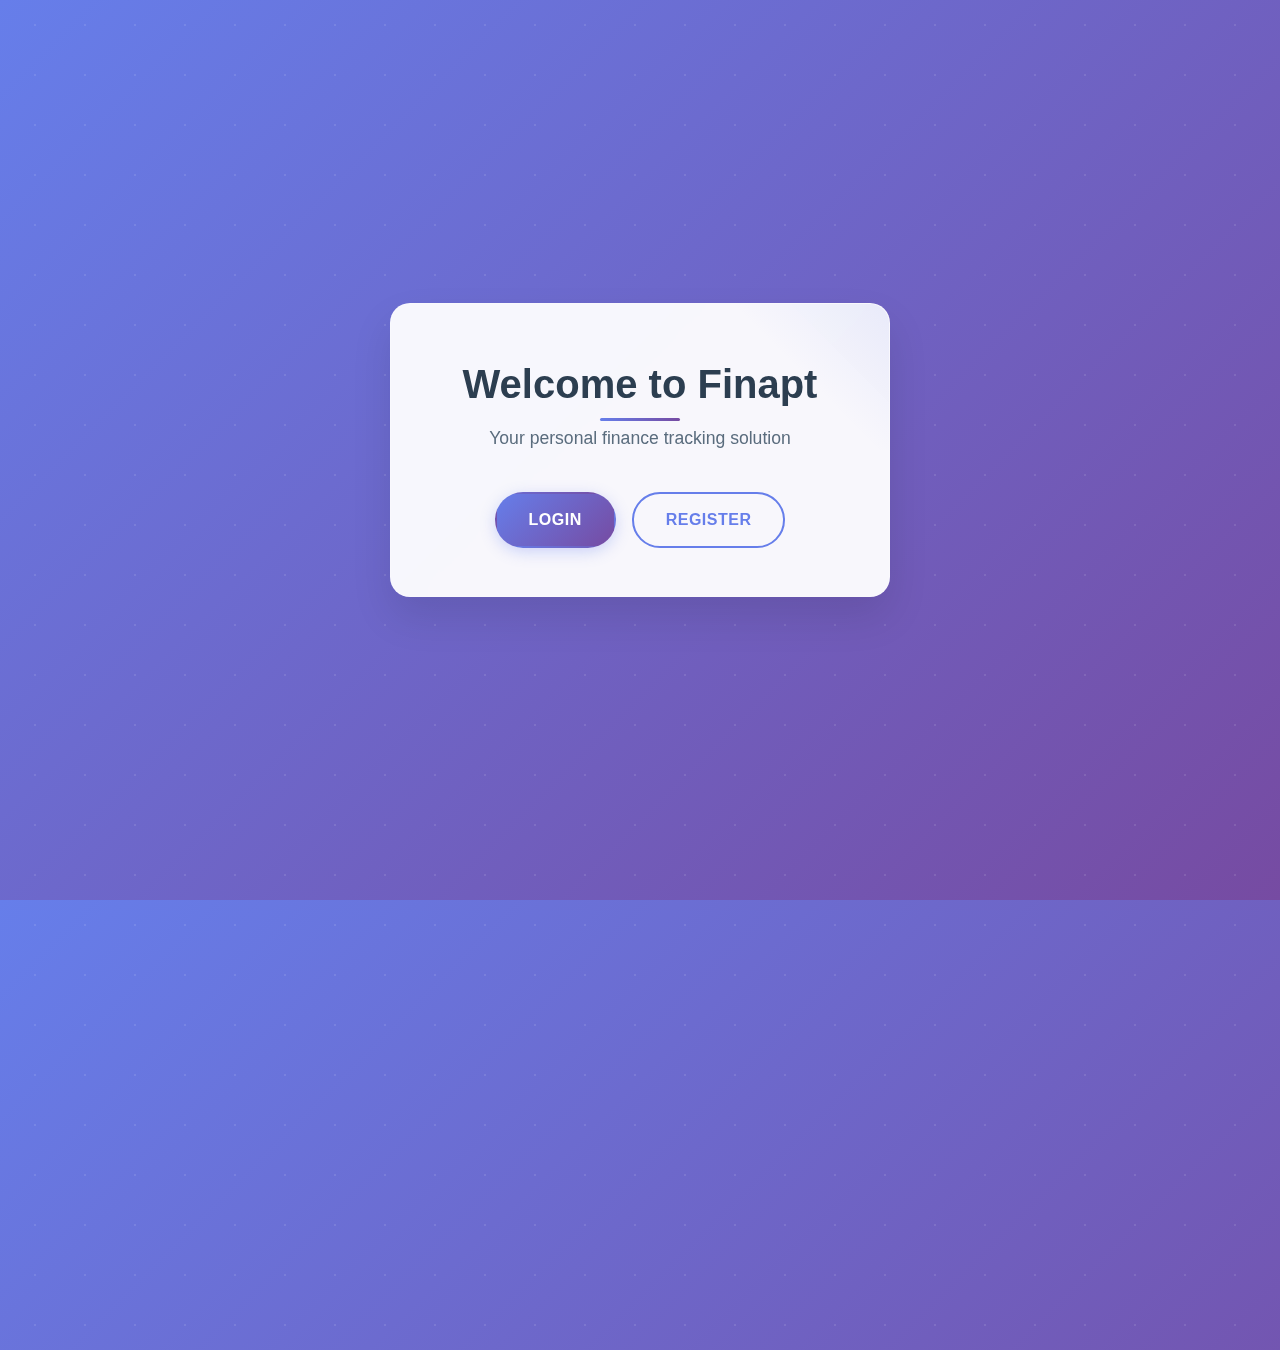
<file: index.html>
<!DOCTYPE html>
<html lang="en">

<head>
    <meta charset="UTF-8">
    <meta name="viewport" content="width=device-width, initial-scale=1.0">
    <title>Finapt - Personal Finance Tracker</title>
    <link rel="stylesheet" href="css/ste.css">
</head>

<body>
    <div class="container">
        <h1>Welcome to Finapt</h1>
        <p>Your personal finance tracking solution</p>
        <div class="action-buttons">
            <a href="login.html" class="btn-primary">Login</a>
            <a href="register.html" class="btn-secondary">Register</a>
        </div>
    </div>
</body>

</html>
</file>
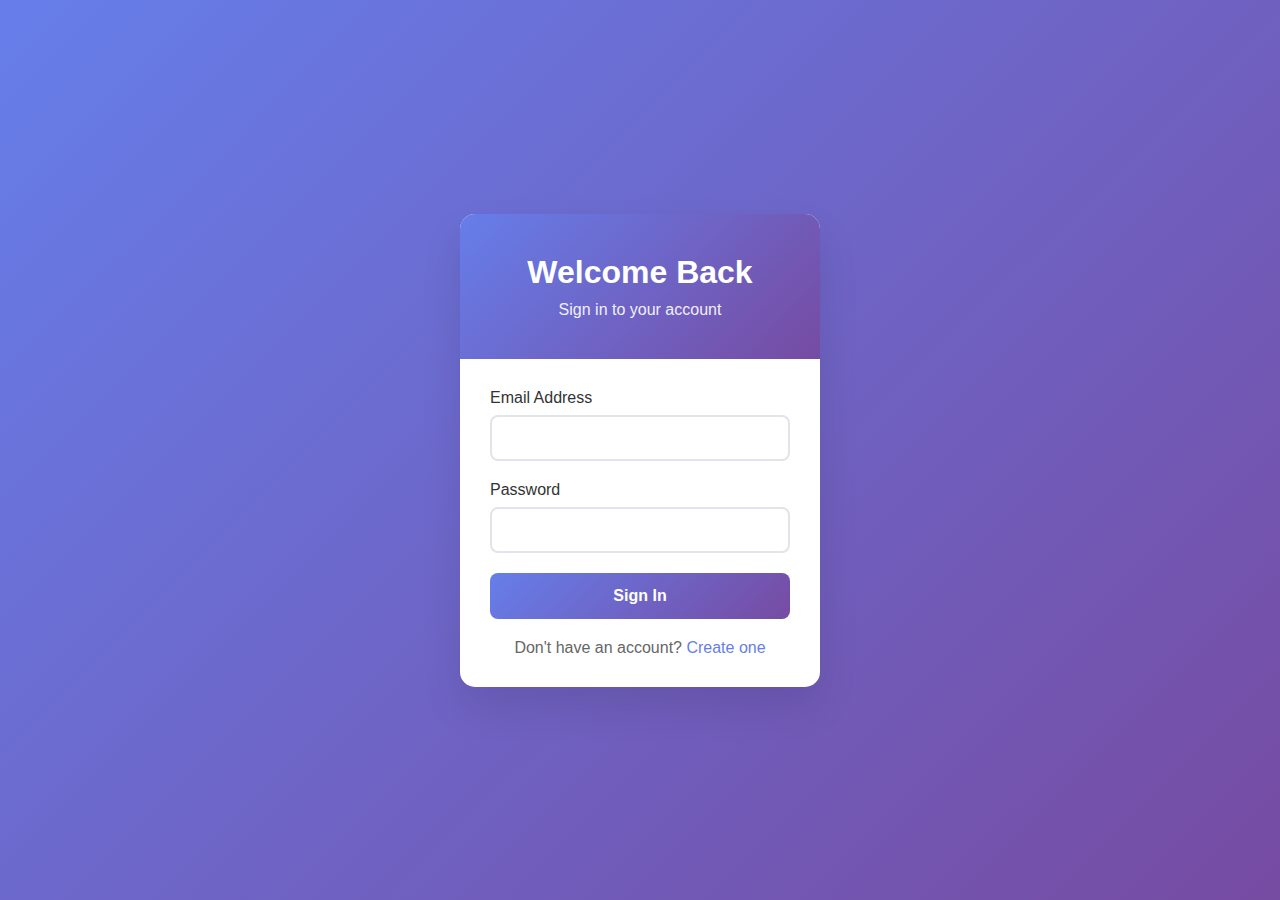
<file: investments.html>
<!DOCTYPE html>
<html lang="en">

<head>
    <meta charset="UTF-8">
    <meta name="viewport" content="width=device-width, initial-scale=1.0">
    <title>Investments - FinAPT</title>
    <link rel="stylesheet" href="css/investments.css">
</head>

<body>
    <nav class="navbar">
        <div class="nav-container">
            <div class="nav-left">
                <h2>FinAPT</h2>
            </div>
            <div class="nav-middle">
                <a href="dashboard.html" class="nav-link">Dashboard</a>
                <a href="transactions.html" class="nav-link">Transactions</a>
                <a href="investments.html" class="nav-link active">Investments</a>
            </div>
            <div class="nav-right">
                <a href="login.html" class="nav-link logout">Logout</a>
            </div>
        </div>
    </nav>

    <main class="main-content">
        <div class="container">
            <header class="page-header">
                <h1>Investment Recommendations</h1>
                <p>Get personalized investment suggestions based on your financial profile</p>
            </header>

            <div class="loading" id="loading">
                <div class="spinner"></div>
                <p>Analyzing your financial data...</p>
            </div>

            <div class="error-message" id="errorMessage" style="display: none;">
                <p>Unable to fetch investment data. Please try again.</p>
                <button onclick="fetchInvestmentData()" class="retry-btn">Retry</button>
            </div>

            <div class="investment-content" id="investmentContent" style="display: none;">
                <div class="balance-card">
                    <h2>Your Financial Overview</h2>
                    <div class="balance-info">
                        <div class="balance-amount">
                            <span class="balance-label">Current Balance</span>
                            <span class="balance-value" id="balanceAmount">₹0</span>
                        </div>
                        <div class="risk-level">
                            <span class="risk-label">Risk Profile</span>
                            <span class="risk-badge" id="riskBadge">-</span>
                        </div>
                    </div>
                </div>

                <div class="suggestions-section">
                    <h2>Recommended Investment Strategies</h2>
                    <div class="suggestions-grid" id="suggestionsGrid">
                        <!-- Suggestions will be populated here -->
                    </div>
                </div>

                <div class="investment-tips">
                    <h3>General Investment Tips</h3>
                    <div class="tips-grid">
                        <div class="tip-card">
                            <div class="tip-icon">📊</div>
                            <h4>Diversify Your Portfolio</h4>
                            <p>Don't put all your eggs in one basket. Spread investments across different asset classes.
                            </p>
                        </div>
                        <div class="tip-card">
                            <div class="tip-icon">⏰</div>
                            <h4>Start Early</h4>
                            <p>Time in the market beats timing the market. The power of compounding works best over
                                time.</p>
                        </div>
                        <div class="tip-card">
                            <div class="tip-icon">🎯</div>
                            <h4>Set Clear Goals</h4>
                            <p>Define your financial goals and investment timeline to make informed decisions.</p>
                        </div>
                        <div class="tip-card">
                            <div class="tip-icon">📚</div>
                            <h4>Keep Learning</h4>
                            <p>Stay informed about market trends and continuously educate yourself about investments.
                            </p>
                        </div>
                    </div>
                </div>
            </div>
        </div>
    </main>

    <script src="js/investments.js"></script>
</body>

</html>
</file>
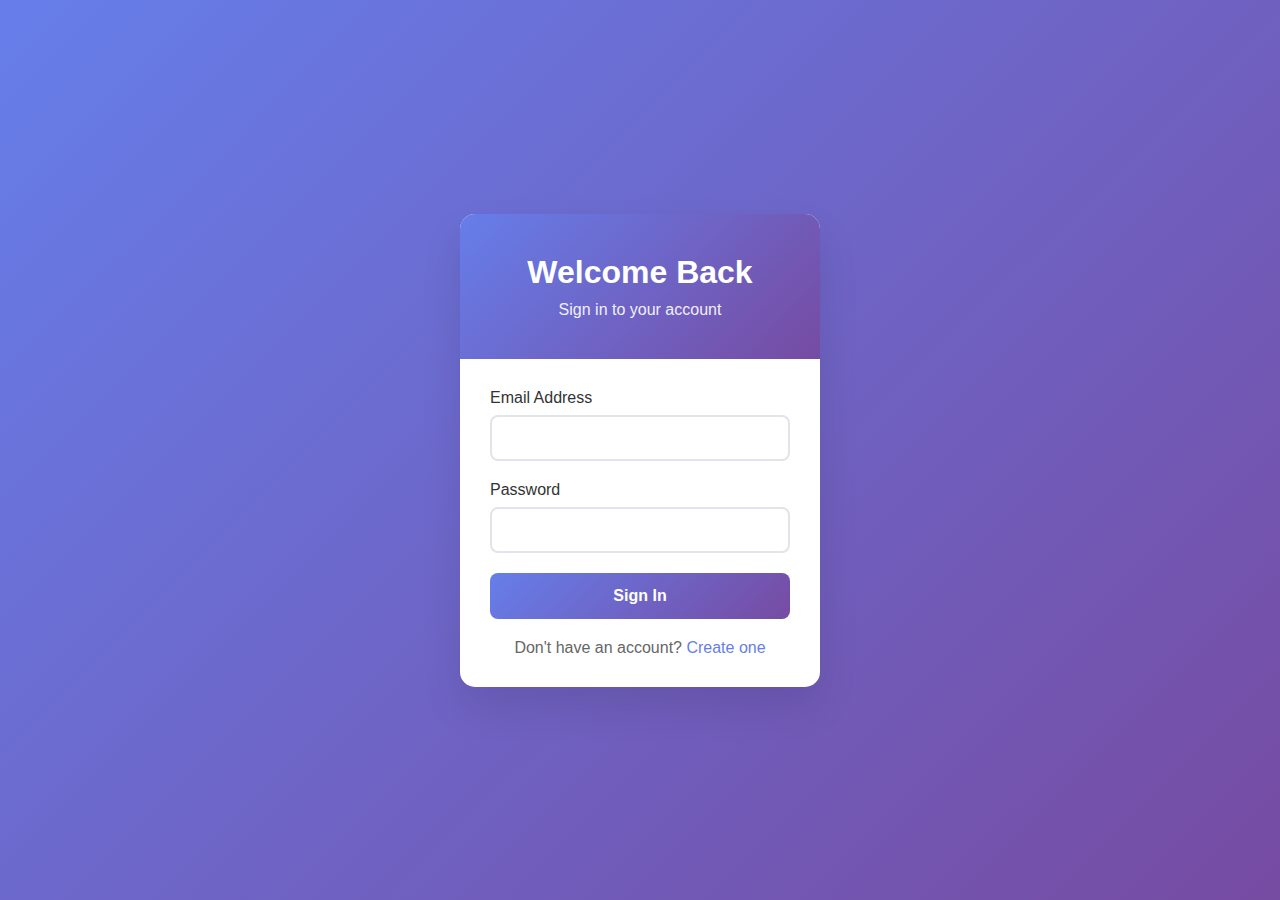
<file: login.html>
<!DOCTYPE html>
<html lang="en">

<head>
    <meta charset="UTF-8">
    <meta name="viewport" content="width=device-width, initial-scale=1.0">
    <title>Login - Expense Tracker</title>
    <link rel="stylesheet" href="css/auth.css">
</head>

<body>
    <div class="container">
        <div class="auth-card">
            <div class="auth-header">
                <h1>Welcome Back</h1>
                <p>Sign in to your account</p>
            </div>

            <form id="loginForm" class="auth-form">
                <div class="form-group">
                    <label for="email">Email Address</label>
                    <input type="email" id="email" name="email" required>
                </div>

                <div class="form-group">
                    <label for="password">Password</label>
                    <input type="password" id="password" name="password" required>
                </div>

                <button type="submit" class="auth-btn">Sign In</button>

                <div class="auth-link">
                    Don't have an account? <a href="register.html">Create one</a>
                </div>
            </form>

            <div id="message" class="message"></div>
        </div>
    </div>

    <script src="js/login.js"></script>
</body>

</html>
</file>
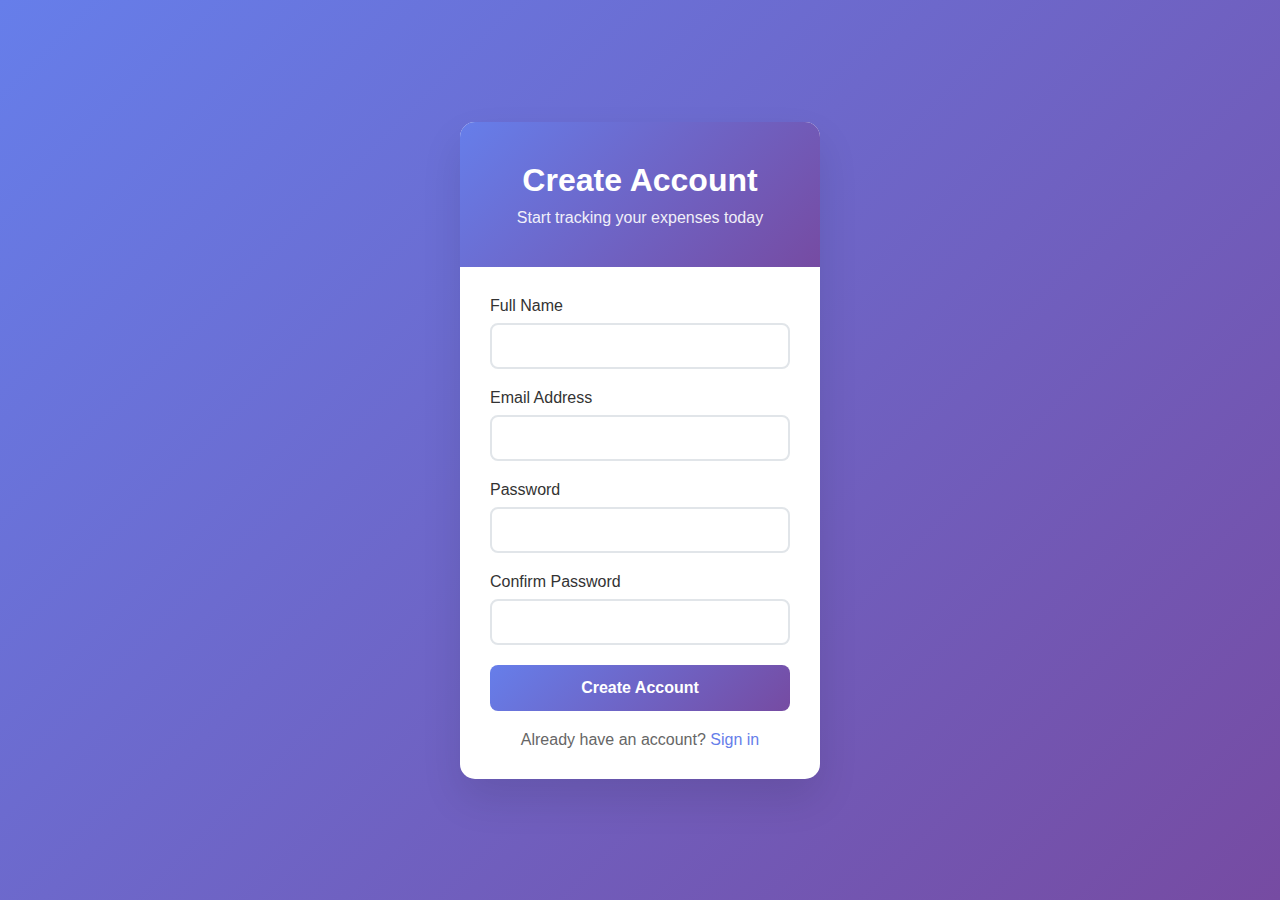
<file: register.html>
<!DOCTYPE html>
<html lang="en">

<head>
    <meta charset="UTF-8">
    <meta name="viewport" content="width=device-width, initial-scale=1.0">
    <title>Register - Expense Tracker</title>
    <link rel="stylesheet" href="css/auth.css">
</head>

<body>
    <div class="container">
        <div class="auth-card">
            <div class="auth-header">
                <h1>Create Account</h1>
                <p>Start tracking your expenses today</p>
            </div>

            <form id="registerForm" class="auth-form">
                <div class="form-group">
                    <label for="name">Full Name</label>
                    <input type="text" id="name" name="name" required>
                </div>

                <div class="form-group">
                    <label for="email">Email Address</label>
                    <input type="email" id="email" name="email" required>
                </div>

                <div class="form-group">
                    <label for="password">Password</label>
                    <input type="password" id="password" name="password" required>
                </div>

                <div class="form-group">
                    <label for="confirmPassword">Confirm Password</label>
                    <input type="password" id="confirmPassword" name="confirmPassword" required>
                </div>

                <button type="submit" class="auth-btn">Create Account</button>

                <div class="auth-link">
                    Already have an account? <a href="login.html">Sign in</a>
                </div>
            </form>

            <div id="message" class="message"></div>
        </div>
    </div>

    <script src="js/register.js"></script>
</body>

</html>
</file>
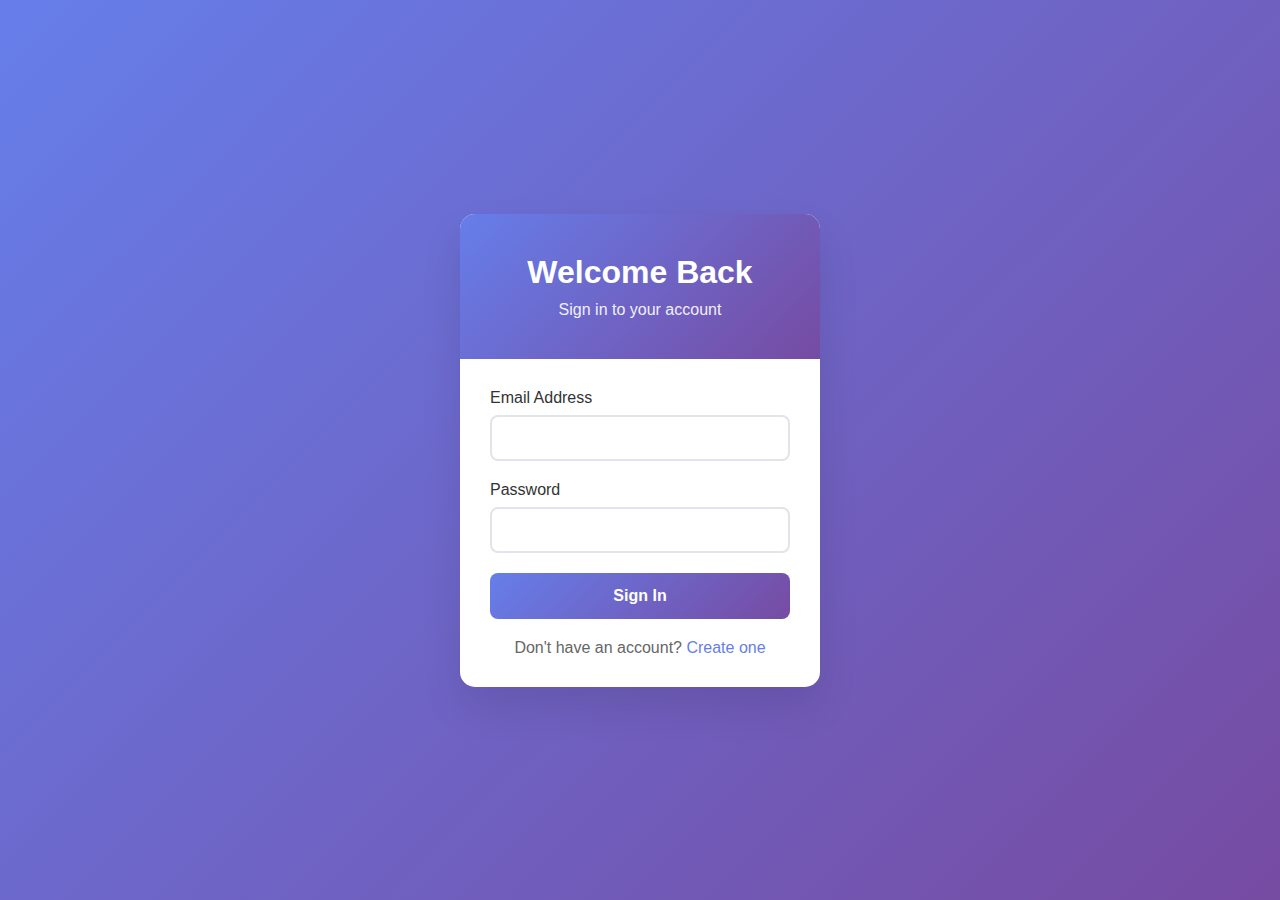
<file: transactions.html>
<!DOCTYPE html>
<html lang="en">

<head>
    <meta charset="UTF-8">
    <meta name="viewport" content="width=device-width, initial-scale=1.0">
    <title>Transactions - FinApt</title>
    <link rel="stylesheet" href="css/transactions.css">
</head>

<body>
    <!-- Navigation Bar -->
    <nav class="navbar">
        <div class="nav-container">
            <div class="nav-left">
                <h1 class="logo">FinApt</h1>
            </div>
            <div class="nav-middle">
                <ul class="nav-links">
                    <li><a href="dashboard.html">Dashboard</a></li>
                    <li><a href="transactions.html" class="active">Transactions</a></li>
                    <li><a href="investments.html">Investments</a></li>
                </ul>
            </div>
        </div>
    </nav>

    <!-- Main Content -->
    <div class="container">
        <div class="header">
            <h2>Transactions</h2>
            <button class="add-btn" onclick="openAddModal()">+ Add Transaction</button>
        </div>

        <!-- Filter Section -->
        <div class="filter-section">
            <div class="filter-group">
                <label for="typeFilter">Type:</label>
                <select id="typeFilter" onchange="filterTransactions()">
                    <option value="">All</option>
                    <option value="income">Income</option>
                    <option value="expense">Expense</option>
                </select>
            </div>
            <div class="filter-group">
                <label for="categoryFilter">Category:</label>
                <select id="categoryFilter" onchange="filterTransactions()">
                    <option value="">All Categories</option>
                </select>
            </div>
            <div class="filter-group">
                <label for="dateFilter">Date:</label>
                <input type="date" id="dateFilter" onchange="filterTransactions()">
            </div>
        </div>

        <!-- Transactions List -->
        <div class="transactions-container">
            <div class="transactions-header">
                <div class="header-item">Date</div>
                <div class="header-item">Description</div>
                <div class="header-item">Category</div>
                <div class="header-item">Type</div>
                <div class="header-item">Amount</div>
                <div class="header-item">Actions</div>
            </div>
            <div id="transactionsList" class="transactions-list">
                <!-- Transactions will be loaded here -->
            </div>
        </div>

        <!-- Loading Spinner -->
        <div id="loadingSpinner" class="loading-spinner">
            <div class="spinner"></div>
            <p>Loading transactions...</p>
        </div>

        <!-- Empty State -->
        <div id="emptyState" class="empty-state" style="display: none;">
            <h3>No transactions found</h3>
            <p>Start by adding your first transaction!</p>
            <button class="add-btn" onclick="openAddModal()">Add Transaction</button>
        </div>
    </div>

    <!-- Add/Edit Transaction Modal -->
    <div id="transactionModal" class="modal">
        <div class="modal-content">
            <div class="modal-header">
                <h3 id="modalTitle">Add Transaction</h3>
                <span class="close" onclick="closeModal()">&times;</span>
            </div>
            <form id="transactionForm">
                <div class="form-group">
                    <label for="amount">Amount *</label>
                    <input type="number" id="amount" name="amount" step="0.01" required>
                </div>
                <div class="form-group">
                    <label for="type">Type *</label>
                    <select id="type" name="type" required onchange="updateCategories()">
                        <option value="">Select Type</option>
                        <option value="income">Income</option>
                        <option value="expense">Expense</option>
                    </select>
                </div>
                <div class="form-group">
                    <label for="category">Category *</label>
                    <select id="category" name="category" required>
                        <option value="">Select Category</option>
                    </select>
                </div>
                <div class="form-group">
                    <label for="description">Description</label>
                    <input type="text" id="description" name="description" placeholder="Optional description">
                </div>
                <div class="form-group">
                    <label for="date">Date *</label>
                    <input type="date" id="date" name="date" required>
                </div>
                <div class="form-actions">
                    <button type="button" class="cancel-btn" onclick="closeModal()">Cancel</button>
                    <button type="submit" class="save-btn">Save Transaction</button>
                </div>
            </form>
        </div>
    </div>

    <!-- Delete Confirmation Modal -->
    <div id="deleteModal" class="modal">
        <div class="modal-content">
            <div class="modal-header">
                <h3>Delete Transaction</h3>
                <span class="close" onclick="closeDeleteModal()">&times;</span>
            </div>
            <p>Are you sure you want to delete this transaction? This action cannot be undone.</p>
            <div class="form-actions">
                <button type="button" class="cancel-btn" onclick="closeDeleteModal()">Cancel</button>
                <button type="button" class="delete-btn" onclick="confirmDelete()">Delete</button>
            </div>
        </div>
    </div>

    <script src="js/transactions.js"></script>
</body>

</html>
</file>
<file: css/auth.css>
* {
    margin: 0;
    padding: 0;
    box-sizing: border-box;
}

body {
    font-family: 'Segoe UI', Tahoma, Geneva, Verdana, sans-serif;
    background: linear-gradient(135deg, #667eea 0%, #764ba2 100%);
    min-height: 100vh;
    display: flex;
    align-items: center;
    justify-content: center;
}

.container {
    width: 100%;
    max-width: 400px;
    margin: 0 auto;
    padding: 20px;
}

.auth-card {
    background: white;
    border-radius: 15px;
    box-shadow: 0 20px 40px rgba(0, 0, 0, 0.1);
    overflow: hidden;
    animation: slideUp 0.5s ease-out;
}

@keyframes slideUp {
    from {
        opacity: 0;
        transform: translateY(30px);
    }

    to {
        opacity: 1;
        transform: translateY(0);
    }
}

.auth-header {
    background: linear-gradient(135deg, #667eea 0%, #764ba2 100%);
    color: white;
    padding: 40px 30px;
    text-align: center;
}

.auth-header h1 {
    font-size: 2rem;
    margin-bottom: 10px;
    font-weight: 600;
}

.auth-header p {
    opacity: 0.9;
    font-size: 1rem;
}

.auth-form {
    padding: 30px;
}

.form-group {
    margin-bottom: 20px;
}

.form-group label {
    display: block;
    margin-bottom: 8px;
    font-weight: 500;
    color: #333;
}

.form-group input {
    width: 100%;
    padding: 12px 15px;
    border: 2px solid #e1e5e9;
    border-radius: 8px;
    font-size: 16px;
    transition: all 0.3s ease;
}

.form-group input:focus {
    outline: none;
    border-color: #667eea;
    box-shadow: 0 0 0 3px rgba(102, 126, 234, 0.1);
}

.auth-btn {
    width: 100%;
    padding: 14px;
    background: linear-gradient(135deg, #667eea 0%, #764ba2 100%);
    color: white;
    border: none;
    border-radius: 8px;
    font-size: 16px;
    font-weight: 600;
    cursor: pointer;
    transition: all 0.3s ease;
    margin-bottom: 20px;
}

.auth-btn:hover {
    transform: translateY(-2px);
    box-shadow: 0 10px 20px rgba(102, 126, 234, 0.3);
}

.auth-btn:active {
    transform: translateY(0);
}

.auth-link {
    text-align: center;
    color: #666;
}

.auth-link a {
    color: #667eea;
    text-decoration: none;
    font-weight: 500;
}

.auth-link a:hover {
    text-decoration: underline;
}

.message {
    margin-top: 15px;
    padding: 12px;
    border-radius: 8px;
    text-align: center;
    font-weight: 500;
    display: none;
}

.message.success {
    background-color: #d4edda;
    color: #155724;
    border: 1px solid #c3e6cb;
}

.message.error {
    background-color: #f8d7da;
    color: #721c24;
    border: 1px solid #f5c6cb;
}

/* Loading state */
.auth-btn.loading {
    opacity: 0.7;
    cursor: not-allowed;
    position: relative;
}

.auth-btn.loading::after {
    content: '';
    position: absolute;
    width: 20px;
    height: 20px;
    top: 50%;
    left: 50%;
    margin-left: -10px;
    margin-top: -10px;
    border: 2px solid #ffffff;
    border-radius: 50%;
    border-top-color: transparent;
    animation: spin 1s linear infinite;
}

@keyframes spin {
    to {
        transform: rotate(360deg);
    }
}

/* Responsive design */
@media (max-width: 480px) {
    .container {
        padding: 15px;
    }

    .auth-header {
        padding: 30px 20px;
    }

    .auth-header h1 {
        font-size: 1.5rem;
    }

    .auth-form {
        padding: 20px;
    }
}
</file>
<file: css/ste.css>
/* Reset and Base Styles */
* {
    margin: 0;
    padding: 0;
    box-sizing: border-box;
}

body {
    font-family: 'Segoe UI', Tahoma, Geneva, Verdana, sans-serif;
    line-height: 1.6;
    color: #333;
    background: linear-gradient(135deg, #667eea 0%, #764ba2 100%);
    min-height: 100vh;
    display: flex;
    align-items: center;
    justify-content: center;
    position: relative;
    overflow: hidden;
}

/* Animated Background Elements */
body::before {
    content: '';
    position: absolute;
    top: -50%;
    left: -50%;
    width: 200%;
    height: 200%;
    background: radial-gradient(circle, rgba(255, 255, 255, 0.1) 1px, transparent 1px);
    background-size: 50px 50px;
    animation: float 20s ease-in-out infinite;
    z-index: -1;
}

@keyframes float {

    0%,
    100% {
        transform: translateY(0px) rotate(0deg);
    }

    50% {
        transform: translateY(-20px) rotate(180deg);
    }
}

/* Main Container */
.container {
    background: rgba(255, 255, 255, 0.95);
    backdrop-filter: blur(10px);
    border-radius: 20px;
    padding: 3rem 2.5rem;
    text-align: center;
    box-shadow: 0 20px 40px rgba(0, 0, 0, 0.1);
    border: 1px solid rgba(255, 255, 255, 0.2);
    max-width: 500px;
    width: 90%;
    position: relative;
    overflow: hidden;
    animation: slideUp 0.8s ease-out;
}

@keyframes slideUp {
    from {
        opacity: 0;
        transform: translateY(50px);
    }

    to {
        opacity: 1;
        transform: translateY(0);
    }
}

/* Decorative Elements */
.container::before {
    content: '';
    position: absolute;
    top: -50%;
    right: -50%;
    width: 100%;
    height: 100%;
    background: linear-gradient(45deg, transparent 30%, rgba(102, 126, 234, 0.1) 50%, transparent 70%);
    animation: shine 3s ease-in-out infinite;
}

@keyframes shine {
    0% {
        transform: translateX(-100%) translateY(-100%);
    }

    50% {
        transform: translateX(0%) translateY(0%);
    }

    100% {
        transform: translateX(100%) translateY(100%);
    }
}

/* Typography */
h1 {
    font-size: 2.5rem;
    font-weight: 700;
    color: #2c3e50;
    margin-bottom: 0.5rem;
    position: relative;
    z-index: 1;
}

h1::after {
    content: '';
    position: absolute;
    bottom: -5px;
    left: 50%;
    transform: translateX(-50%);
    width: 80px;
    height: 3px;
    background: linear-gradient(90deg, #667eea, #764ba2);
    border-radius: 2px;
}

p {
    font-size: 1.1rem;
    color: #5a6c7d;
    margin-bottom: 2.5rem;
    font-weight: 400;
    position: relative;
    z-index: 1;
}

/* Action Buttons Container */
.action-buttons {
    display: flex;
    gap: 1rem;
    justify-content: center;
    flex-wrap: wrap;
    position: relative;
    z-index: 1;
}

/* Button Base Styles */
.btn-primary,
.btn-secondary {
    display: inline-block;
    padding: 0.8rem 2rem;
    text-decoration: none;
    border-radius: 50px;
    font-weight: 600;
    font-size: 1rem;
    transition: all 0.3s ease;
    position: relative;
    overflow: hidden;
    border: 2px solid transparent;
    min-width: 120px;
    text-transform: uppercase;
    letter-spacing: 0.5px;
}

/* Primary Button */
.btn-primary {
    background: linear-gradient(135deg, #667eea 0%, #764ba2 100%);
    color: white;
    box-shadow: 0 4px 15px rgba(102, 126, 234, 0.3);
}

.btn-primary::before {
    content: '';
    position: absolute;
    top: 0;
    left: -100%;
    width: 100%;
    height: 100%;
    background: linear-gradient(90deg, transparent, rgba(255, 255, 255, 0.2), transparent);
    transition: left 0.5s ease;
}

.btn-primary:hover::before {
    left: 100%;
}

.btn-primary:hover {
    transform: translateY(-2px);
    box-shadow: 0 8px 25px rgba(102, 126, 234, 0.4);
}

.btn-primary:active {
    transform: translateY(0);
}

/* Secondary Button */
.btn-secondary {
    background: transparent;
    color: #667eea;
    border: 2px solid #667eea;
}

.btn-secondary::before {
    content: '';
    position: absolute;
    top: 0;
    left: 0;
    width: 0;
    height: 100%;
    background: linear-gradient(135deg, #667eea 0%, #764ba2 100%);
    transition: width 0.3s ease;
    z-index: -1;
}

.btn-secondary:hover::before {
    width: 100%;
}

.btn-secondary:hover {
    color: white;
    transform: translateY(-2px);
    box-shadow: 0 8px 25px rgba(102, 126, 234, 0.3);
}

.btn-secondary:active {
    transform: translateY(0);
}

/* Responsive Design */
@media (max-width: 768px) {
    .container {
        padding: 2rem 1.5rem;
        margin: 1rem;
    }

    h1 {
        font-size: 2rem;
    }

    p {
        font-size: 1rem;
    }

    .action-buttons {
        flex-direction: column;
        align-items: center;
    }

    .btn-primary,
    .btn-secondary {
        width: 100%;
        max-width: 200px;
    }
}

@media (max-width: 480px) {
    .container {
        padding: 1.5rem 1rem;
    }

    h1 {
        font-size: 1.8rem;
    }

    .btn-primary,
    .btn-secondary {
        padding: 0.7rem 1.5rem;
        font-size: 0.9rem;
    }
}

/* Accessibility */
.btn-primary:focus,
.btn-secondary:focus {
    outline: 3px solid rgba(102, 126, 234, 0.5);
    outline-offset: 2px;
}

/* Reduced Motion */
@media (prefers-reduced-motion: reduce) {

    *,
    *::before,
    *::after {
        animation-duration: 0.01ms !important;
        animation-iteration-count: 1 !important;
        transition-duration: 0.01ms !important;
    }
}
</file>
<file: css/investments.css>
/* Reset and base styles */
* {
    margin: 0;
    padding: 0;
    box-sizing: border-box;
}

body {
    font-family: 'Segoe UI', Tahoma, Geneva, Verdana, sans-serif;
    line-height: 1.6;
    color: #333;
    background: linear-gradient(135deg, #667eea 0%, #764ba2 100%);
    min-height: 100vh;
}

/* Navigation */
.navbar {
    background: rgba(255, 255, 255, 0.95);
    backdrop-filter: blur(10px);
    box-shadow: 0 2px 20px rgba(0, 0, 0, 0.1);
    position: fixed;
    top: 0;
    left: 0;
    right: 0;
    z-index: 1000;
    padding: 1rem 0;
}

.nav-container {
    max-width: 1200px;
    margin: 0 auto;
    display: flex;
    justify-content: space-between;
    align-items: center;
    padding: 0 2rem;
}

.nav-left h2 {
    color: #667eea;
    font-weight: 700;
    font-size: 1.5rem;
}

.nav-middle {
    display: flex;
    gap: 2rem;
}

.nav-link {
    text-decoration: none;
    color: #333;
    font-weight: 500;
    padding: 0.5rem 1rem;
    border-radius: 8px;
    transition: all 0.3s ease;
    position: relative;
}

.nav-link:hover {
    background: rgba(102, 126, 234, 0.1);
    color: #667eea;
}

.nav-link.active {
    background: #667eea;
    color: white;
}

.nav-link.logout {
    background: #e74c3c;
    color: white;
}

.nav-link.logout:hover {
    background: #c0392b;
}

/* Main content */
.main-content {
    margin-top: 80px;
    padding: 2rem 0;
}

.container {
    max-width: 1200px;
    margin: 0 auto;
    padding: 0 2rem;
}

/* Page header */
.page-header {
    text-align: center;
    margin-bottom: 3rem;
    color: white;
}

.page-header h1 {
    font-size: 2.5rem;
    margin-bottom: 0.5rem;
    font-weight: 700;
}

.page-header p {
    font-size: 1.1rem;
    opacity: 0.9;
}

/* Loading spinner */
.loading {
    text-align: center;
    padding: 3rem;
    color: white;
}

.spinner {
    width: 40px;
    height: 40px;
    border: 4px solid rgba(255, 255, 255, 0.3);
    border-top: 4px solid white;
    border-radius: 50%;
    animation: spin 1s linear infinite;
    margin: 0 auto 1rem;
}

@keyframes spin {
    0% {
        transform: rotate(0deg);
    }

    100% {
        transform: rotate(360deg);
    }
}

/* Error message */
.error-message {
    background: rgba(231, 76, 60, 0.9);
    color: white;
    padding: 2rem;
    border-radius: 12px;
    text-align: center;
    margin-bottom: 2rem;
}

.retry-btn {
    background: white;
    color: #e74c3c;
    border: none;
    padding: 0.75rem 1.5rem;
    border-radius: 8px;
    cursor: pointer;
    font-weight: 600;
    margin-top: 1rem;
    transition: all 0.3s ease;
}

.retry-btn:hover {
    background: #f8f9fa;
    transform: translateY(-2px);
}

/* Balance card */
.balance-card {
    background: rgba(255, 255, 255, 0.95);
    backdrop-filter: blur(10px);
    border-radius: 16px;
    padding: 2rem;
    margin-bottom: 2rem;
    box-shadow: 0 8px 32px rgba(0, 0, 0, 0.1);
}

.balance-card h2 {
    color: #333;
    margin-bottom: 1.5rem;
    font-size: 1.5rem;
}

.balance-info {
    display: flex;
    justify-content: space-between;
    align-items: center;
    flex-wrap: wrap;
    gap: 1rem;
}

.balance-amount {
    display: flex;
    flex-direction: column;
    gap: 0.5rem;
}

.balance-label {
    font-size: 0.9rem;
    color: #666;
    font-weight: 500;
}

.balance-value {
    font-size: 2rem;
    font-weight: 700;
    color: #667eea;
}

.balance-value.negative {
    color: #e74c3c;
}

.risk-level {
    display: flex;
    flex-direction: column;
    gap: 0.5rem;
    align-items: flex-end;
}

.risk-label {
    font-size: 0.9rem;
    color: #666;
    font-weight: 500;
}

.risk-badge {
    padding: 0.5rem 1rem;
    border-radius: 20px;
    font-weight: 600;
    font-size: 0.9rem;
    text-transform: uppercase;
    letter-spacing: 0.5px;
}

.risk-badge.critical {
    background: #e74c3c;
    color: white;
}

.risk-badge.conservative {
    background: #f39c12;
    color: white;
}

.risk-badge.moderate {
    background: #3498db;
    color: white;
}

.risk-badge.balanced {
    background: #2ecc71;
    color: white;
}

.risk-badge.aggressive {
    background: #9b59b6;
    color: white;
}

/* Suggestions section */
.suggestions-section {
    background: rgba(255, 255, 255, 0.95);
    backdrop-filter: blur(10px);
    border-radius: 16px;
    padding: 2rem;
    margin-bottom: 2rem;
    box-shadow: 0 8px 32px rgba(0, 0, 0, 0.1);
}

.suggestions-section h2 {
    color: #333;
    margin-bottom: 1.5rem;
    font-size: 1.5rem;
}

.suggestions-grid {
    display: grid;
    gap: 1rem;
}

.suggestion-card {
    background: linear-gradient(135deg, #667eea 0%, #764ba2 100%);
    color: white;
    padding: 1.5rem;
    border-radius: 12px;
    box-shadow: 0 4px 16px rgba(0, 0, 0, 0.1);
    transition: all 0.3s ease;
    position: relative;
    overflow: hidden;
}

.suggestion-card:hover {
    transform: translateY(-2px);
    box-shadow: 0 8px 24px rgba(0, 0, 0, 0.15);
}

.suggestion-card::before {
    content: '';
    position: absolute;
    top: 0;
    left: 0;
    right: 0;
    height: 4px;
    background: linear-gradient(90deg, #ffd700, #ff6b6b, #4ecdc4);
}

.suggestion-card p {
    margin: 0;
    font-size: 1rem;
    line-height: 1.5;
}

/* Investment tips */
.investment-tips {
    background: rgba(255, 255, 255, 0.95);
    backdrop-filter: blur(10px);
    border-radius: 16px;
    padding: 2rem;
    box-shadow: 0 8px 32px rgba(0, 0, 0, 0.1);
}

.investment-tips h3 {
    color: #333;
    margin-bottom: 1.5rem;
    font-size: 1.3rem;
}

.tips-grid {
    display: grid;
    grid-template-columns: repeat(auto-fit, minmax(280px, 1fr));
    gap: 1.5rem;
}

.tip-card {
    background: #f8f9fa;
    padding: 1.5rem;
    border-radius: 12px;
    text-align: center;
    transition: all 0.3s ease;
    border: 2px solid transparent;
}

.tip-card:hover {
    border-color: #667eea;
    transform: translateY(-2px);
    box-shadow: 0 4px 16px rgba(0, 0, 0, 0.1);
}

.tip-icon {
    font-size: 2rem;
    margin-bottom: 1rem;
}

.tip-card h4 {
    color: #333;
    margin-bottom: 0.5rem;
    font-size: 1.1rem;
}

.tip-card p {
    color: #666;
    font-size: 0.9rem;
    line-height: 1.4;
}

/* Responsive design */
@media (max-width: 768px) {
    .nav-container {
        flex-direction: column;
        gap: 1rem;
        padding: 0 1rem;
    }

    .nav-middle {
        gap: 1rem;
    }

    .container {
        padding: 0 1rem;
    }

    .page-header h1 {
        font-size: 2rem;
    }

    .balance-info {
        flex-direction: column;
        text-align: center;
    }

    .risk-level {
        align-items: center;
    }

    .balance-value {
        font-size: 1.5rem;
    }

    .tips-grid {
        grid-template-columns: 1fr;
    }
}

@media (max-width: 480px) {
    .nav-middle {
        flex-direction: column;
        gap: 0.5rem;
    }

    .page-header h1 {
        font-size: 1.5rem;
    }

    .balance-card,
    .suggestions-section,
    .investment-tips {
        padding: 1rem;
    }

    .suggestion-card {
        padding: 1rem;
    }
}
</file>
<file: css/transactions.css>
/* Reset and Base Styles */
* {
    margin: 0;
    padding: 0;
    box-sizing: border-box;
}

body {
    font-family: 'Arial', sans-serif;
    background: linear-gradient(135deg, #667eea 0%, #764ba2 100%);
    min-height: 100vh;
    color: #333;
}

/* Navigation Bar */
.navbar {
    background: rgba(255, 255, 255, 0.95);
    backdrop-filter: blur(10px);
    padding: 1rem 0;
    box-shadow: 0 2px 20px rgba(0, 0, 0, 0.1);
    position: sticky;
    top: 0;
    z-index: 1000;
}

.nav-container {
    max-width: 1200px;
    margin: 0 auto;
    display: flex;
    justify-content: space-between;
    align-items: center;
    padding: 0 2rem;
}

.nav-left .logo {
    font-size: 1.8rem;
    font-weight: bold;
    color: #667eea;
}

.nav-middle .nav-links {
    display: flex;
    list-style: none;
    gap: 2rem;
}

.nav-links a {
    text-decoration: none;
    color: #333;
    font-weight: 500;
    padding: 0.5rem 1rem;
    border-radius: 8px;
    transition: all 0.3s ease;
}

.nav-links a:hover,
.nav-links a.active {
    background: #667eea;
    color: white;
}

.nav-right .logout-btn {
    background: #ff6b6b;
    color: white;
    border: none;
    padding: 0.5rem 1rem;
    border-radius: 8px;
    cursor: pointer;
    font-weight: 500;
    transition: all 0.3s ease;
}

.nav-right .logout-btn:hover {
    background: #ff5252;
    transform: translateY(-2px);
}

/* Main Container */
.container {
    max-width: 1200px;
    margin: 2rem auto;
    padding: 0 2rem;
}

/* Header Section */
.header {
    display: flex;
    justify-content: space-between;
    align-items: center;
    margin-bottom: 2rem;
}

.header h2 {
    font-size: 2rem;
    color: white;
    font-weight: 600;
}

.add-btn {
    background: #4ecdc4;
    color: white;
    border: none;
    padding: 0.75rem 1.5rem;
    border-radius: 8px;
    cursor: pointer;
    font-weight: 500;
    font-size: 1rem;
    transition: all 0.3s ease;
}

.add-btn:hover {
    background: #26d0ce;
    transform: translateY(-2px);
}

/* Filter Section */
.filter-section {
    background: rgba(255, 255, 255, 0.95);
    padding: 1.5rem;
    border-radius: 12px;
    margin-bottom: 2rem;
    display: flex;
    gap: 2rem;
    flex-wrap: wrap;
}

.filter-group {
    display: flex;
    flex-direction: column;
    gap: 0.5rem;
}

.filter-group label {
    font-weight: 500;
    color: #333;
}

.filter-group select,
.filter-group input {
    padding: 0.5rem;
    border: 2px solid #e0e0e0;
    border-radius: 8px;
    font-size: 1rem;
    transition: border-color 0.3s ease;
}

.filter-group select:focus,
.filter-group input:focus {
    outline: none;
    border-color: #667eea;
}

/* Transactions Container */
.transactions-container {
    background: rgba(255, 255, 255, 0.95);
    border-radius: 12px;
    overflow: hidden;
    box-shadow: 0 8px 32px rgba(0, 0, 0, 0.1);
}

.transactions-header {
    display: grid;
    grid-template-columns: 1fr 2fr 1fr 1fr 1fr 1fr;
    gap: 1rem;
    padding: 1rem;
    background: #f8f9fa;
    font-weight: 600;
    color: #333;
    border-bottom: 2px solid #e0e0e0;
}

.transactions-list {
    max-height: 600px;
    overflow-y: auto;
}

.transaction-item {
    display: grid;
    grid-template-columns: 1fr 2fr 1fr 1fr 1fr 1fr;
    gap: 1rem;
    padding: 1rem;
    border-bottom: 1px solid #e0e0e0;
    transition: background-color 0.3s ease;
}

.transaction-item:hover {
    background: #f8f9fa;
}

.transaction-item:last-child {
    border-bottom: none;
}

.transaction-date {
    font-size: 0.9rem;
    color: #666;
}

.transaction-description {
    font-weight: 500;
}

.transaction-category {
    background: #e3f2fd;
    color: #1976d2;
    padding: 0.25rem 0.5rem;
    border-radius: 4px;
    font-size: 0.8rem;
    text-align: center;
}

.transaction-type {
    padding: 0.25rem 0.5rem;
    border-radius: 4px;
    font-size: 0.8rem;
    text-align: center;
    font-weight: 500;
}

.transaction-type.income {
    background: #e8f5e8;
    color: #2e7d32;
}

.transaction-type.expense {
    background: #ffebee;
    color: #c62828;
}

.transaction-amount {
    font-weight: 600;
    text-align: right;
}

.transaction-amount.income {
    color: #2e7d32;
}

.transaction-amount.expense {
    color: #c62828;
}

.transaction-actions {
    display: flex;
    gap: 0.5rem;
}

.edit-btn,
.delete-btn {
    padding: 0.25rem 0.5rem;
    border: none;
    border-radius: 4px;
    cursor: pointer;
    font-size: 0.8rem;
    transition: all 0.3s ease;
}

.edit-btn {
    background: #fff3cd;
    color: #856404;
}

.edit-btn:hover {
    background: #ffeaa7;
}

.delete-btn {
    background: #f8d7da;
    color: #721c24;
}

.delete-btn:hover {
    background: #f5c6cb;
}

/* Loading Spinner */
.loading-spinner {
    display: flex;
    flex-direction: column;
    align-items: center;
    justify-content: center;
    padding: 3rem;
    color: white;
}

.spinner {
    width: 40px;
    height: 40px;
    border: 4px solid rgba(255, 255, 255, 0.3);
    border-top: 4px solid white;
    border-radius: 50%;
    animation: spin 1s linear infinite;
}

@keyframes spin {
    0% {
        transform: rotate(0deg);
    }

    100% {
        transform: rotate(360deg);
    }
}

/* Empty State */
.empty-state {
    text-align: center;
    padding: 3rem;
    color: white;
}

.empty-state h3 {
    font-size: 1.5rem;
    margin-bottom: 1rem;
}

.empty-state p {
    margin-bottom: 2rem;
    opacity: 0.8;
}

/* Modal Styles - FIXED */
.modal {
    display: none;
    position: fixed;
    top: 0;
    left: 0;
    width: 100%;
    height: 100%;
    background: rgba(0, 0, 0, 0.6);
    z-index: 2000;
    overflow-y: auto;
}

.modal-content {
    background: white;
    margin: 3rem auto;
    padding: 0;
    border-radius: 12px;
    width: 90%;
    max-width: 450px;
    min-width: 320px;
    max-height: 90vh;
    overflow: hidden;
    position: relative;
    box-shadow: 0 10px 30px rgba(0, 0, 0, 0.3);
    animation: modalSlideIn 0.3s ease;
}

@keyframes modalSlideIn {
    from {
        transform: translateY(-50px);
        opacity: 0;
    }

    to {
        transform: translateY(0);
        opacity: 1;
    }
}

.modal-header {
    display: flex;
    justify-content: space-between;
    align-items: center;
    padding: 1.2rem 1.5rem;
    border-bottom: 1px solid #e0e0e0;
    background: #f8f9fa;
}

.modal-header h3 {
    margin: 0;
    color: #333;
    font-size: 1.25rem;
}

.close {
    font-size: 1.5rem;
    cursor: pointer;
    color: #666;
    transition: color 0.3s ease;
    border: none;
    background: none;
    padding: 0;
    width: 30px;
    height: 30px;
    display: flex;
    align-items: center;
    justify-content: center;
}

.close:hover {
    color: #333;
}

/* Form Styles - IMPROVED */
form {
    padding: 1.5rem;
    max-height: calc(90vh - 120px);
    overflow-y: auto;
}

.form-group {
    margin-bottom: 1.2rem;
}

.form-group label {
    display: block;
    margin-bottom: 0.5rem;
    font-weight: 500;
    color: #333;
    font-size: 0.9rem;
}

.form-group input,
.form-group select {
    width: 100%;
    padding: 0.65rem;
    border: 2px solid #e0e0e0;
    border-radius: 6px;
    font-size: 0.95rem;
    transition: border-color 0.3s ease;
    background: white;
}

.form-group input:focus,
.form-group select:focus {
    outline: none;
    border-color: #667eea;
    box-shadow: 0 0 0 3px rgba(102, 126, 234, 0.1);
}

.form-actions {
    display: flex;
    gap: 1rem;
    justify-content: flex-end;
    margin-top: 1.5rem;
    padding-top: 1rem;
    border-top: 1px solid #e0e0e0;
}

.cancel-btn,
.save-btn {
    padding: 0.65rem 1.2rem;
    border: none;
    border-radius: 6px;
    cursor: pointer;
    font-weight: 500;
    font-size: 0.9rem;
    transition: all 0.3s ease;
    min-width: 80px;
}

.cancel-btn {
    background: #e0e0e0;
    color: #333;
}

.cancel-btn:hover {
    background: #d0d0d0;
}

.save-btn {
    background: #667eea;
    color: white;
}

.save-btn:hover {
    background: #5a6fd8;
}

/* Delete Modal - IMPROVED */
#deleteModal .modal-content {
    max-width: 400px;
}

#deleteModal p {
    padding: 1.5rem;
    margin: 0;
    text-align: center;
    color: #666;
}

/* Responsive Design */
@media (max-width: 768px) {
    .nav-container {
        flex-direction: column;
        gap: 1rem;
    }

    .nav-middle .nav-links {
        gap: 1rem;
    }

    .header {
        flex-direction: column;
        gap: 1rem;
        text-align: center;
    }

    .filter-section {
        flex-direction: column;
        gap: 1rem;
    }

    .transactions-header,
    .transaction-item {
        grid-template-columns: 1fr;
        gap: 0.5rem;
    }

    .transactions-header {
        display: none;
    }

    .transaction-item {
        display: block;
        padding: 1rem;
        border: 1px solid #e0e0e0;
        border-radius: 8px;
        margin-bottom: 1rem;
    }

    .transaction-item>div {
        margin-bottom: 0.5rem;
    }

    .transaction-actions {
        justify-content: center;
        margin-top: 1rem;
    }

    /* Mobile Modal Adjustments */
    .modal-content {
        margin: 1rem;
        width: calc(100% - 2rem);
        max-height: calc(100vh - 2rem);
    }

    .form-actions {
        flex-direction: column;
    }

    .cancel-btn,
    .save-btn {
        width: 100%;
    }
}

/* Smaller screens - Modal adjustments */
@media (max-width: 480px) {
    .modal-content {
        margin: 0.5rem;
        width: calc(100% - 1rem);
        max-height: calc(100vh - 1rem);
    }

    .modal-header {
        padding: 1rem;
    }

    form {
        padding: 1rem;
    }

    .form-group {
        margin-bottom: 1rem;
    }
}

/* Scrollbar Styling */
.transactions-list::-webkit-scrollbar {
    width: 8px;
}

.transactions-list::-webkit-scrollbar-track {
    background: #f1f1f1;
    border-radius: 4px;
}

.transactions-list::-webkit-scrollbar-thumb {
    background: #c1c1c1;
    border-radius: 4px;
}

.transactions-list::-webkit-scrollbar-thumb:hover {
    background: #a8a8a8;
}

/* Form scrollbar styling */
form::-webkit-scrollbar {
    width: 6px;
}

form::-webkit-scrollbar-track {
    background: #f1f1f1;
    border-radius: 3px;
}

form::-webkit-scrollbar-thumb {
    background: #c1c1c1;
    border-radius: 3px;
}

form::-webkit-scrollbar-thumb:hover {
    background: #a8a8a8;
}
</file>
